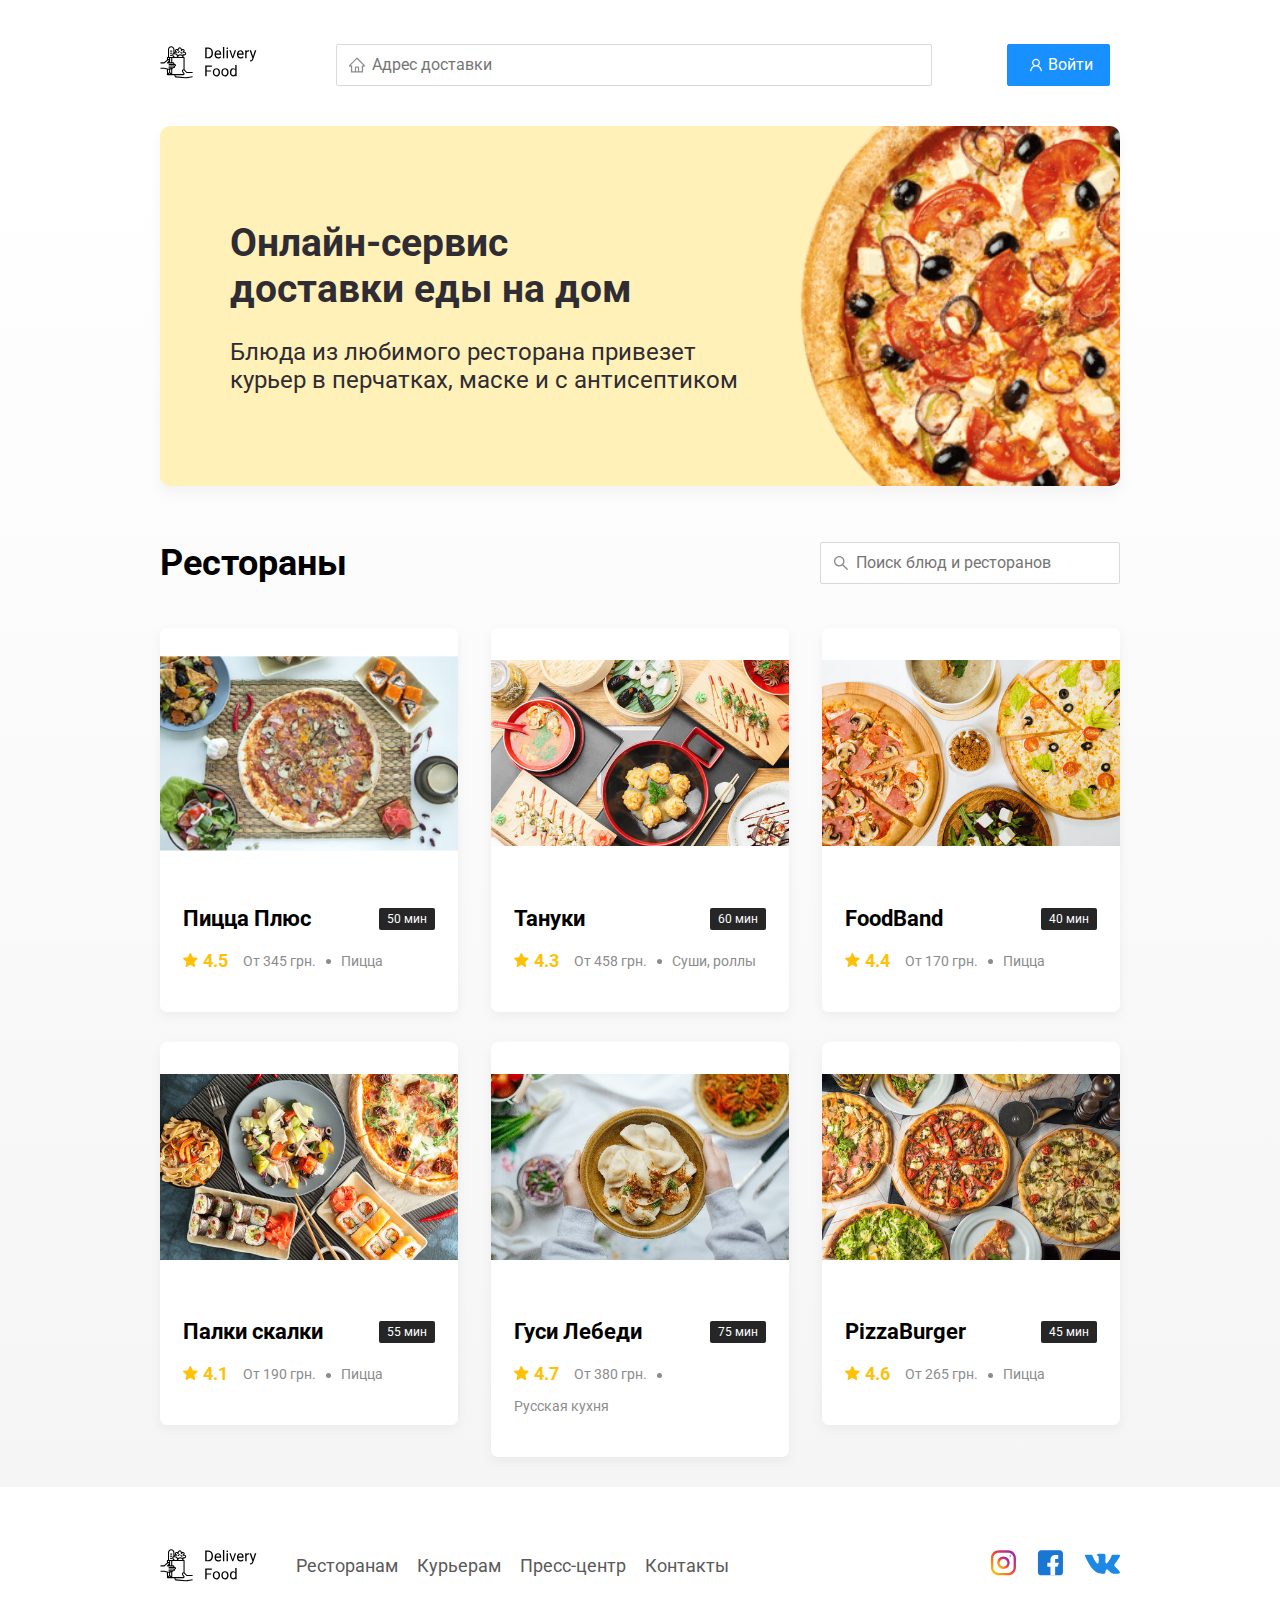
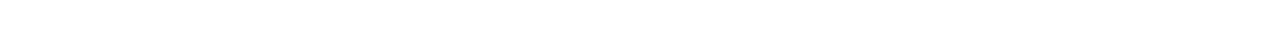
<file: index.html>
<!DOCTYPE html>
<html lang="ru">

<head>
    <meta charset="UTF-8"/>
    <meta name="viewport" content="width=device-width, initial-scale=1.0"/>
    <title>Delivery Food — доставка еды на дом</title>
    <link href="https://fonts.googleapis.com/css?family=Roboto:400,700&display=swap&subset=cyrillic" rel="stylesheet"/>
	<link rel="shortcut icon" href="img/favicon.ico" type="image/x-icon">
	<link rel="stylesheet" href="css/normalize.css"/>
    <link rel="stylesheet" href="css/style.css"/>
   <!-- <link rel="stylesheet" href="https://unpkg.com/swiper/css/swiper.min.css">-->
</head>

<body>
	<div class="container">
		<header class="header">
			<a class="logo">
				<img src="img/icon/logo.svg" alt="Logo"/>
			</a>
			<label class="address">
				<input type="text" class="input input-address" placeholder="Адрес доставки"/>
			</label>
			<div class="buttons">
				<span class="user-name"></span>
				<button class="button button-primary button-auth">
					<span class="button-auth-svg"></span>
					<span class="button-text">Войти</span>
				</button>
				<button class="button button-cart" id="cart-button">
					<span class="button-cart-svg"></span>
					<span class="button-text">Корзина</span>
				</button>
				<button class="button button-primary button-out">
					<span class="button-text">Выйти</span>
					<span class="button-out-svg"></span>
				</button>
			</div>
		</header>
	</div>
	<!-- /.container  -->

	<main class="main">
		<div class="container">
			<div class="container-promo swiper-container">
				<div class="swiper-wrapper">
					<section class="swiper-slide promo pizza">
						<h1 class="promo-title">Онлайн-сервис <br/>доставки еды на дом</h1>
						<p class="promo-text">
							Блюда из любимого ресторана привезет курьер в перчатках, маске и с антисептиком
						</p>
					</section>
					
				</div>
			</div>
			<section class="restaurants">
				<div class="section-heading">
					<h2 class="section-title">Рестораны</h2>
					<label class="search">
						<input type="text" class="input input-search" placeholder="Поиск блюд и ресторанов"/>
					</label>
				</div>
				<div class="cards cards-restaurants">
				</div>
				<!-- /.cards -->
			</section>
			<section class="menu hide">
				<div class="section-heading">
					<h2 class="section-title restaurant-title">Пицца Плюс</h2>
					<div class="card-info">
						<div class="rating">
							4.5
						</div>
						<div class="price">От 340 грн.</div>
						<div class="category">Пицца</div>
					</div>
					<!-- /.card-info -->
				</div>
				<div class="cards cards-menu">
				</div>
				<!-- /.cards -->
			</section>

		</div>
		<!-- /.container -->
	</main>

	<footer class="footer">
		<div class="container">
			<div class="footer-block">
				<img src="img/icon/logo.svg" alt="logo" class="logo footer-logo"/>
				<nav class="footer-nav">
					<a href="#" class="footer-link">Ресторанам </a>
					<a href="#" class="footer-link">Курьерам</a>
					<a href="#" class="footer-link">Пресс-центр</a>
					<a href="#" class="footer-link">Контакты</a>
				</nav>
				<div class="social-links">
					<a href="#" class="social-link"><img src="img/social/instagram.svg" alt="instagram"/></a>
					<a href="#" class="social-link"><img src="img/social/fb.svg" alt="facebook"/></a>
					<a href="#" class="social-link"><img src="img/social/vk.svg" alt="vk"/></a>
				</div>
				<!-- /.social-links -->
			</div>
			<!-- /.footer-block -->
		</div>
	</footer>

	<div class="modal modal-cart">
		<div class="modal-dialog">
			<div class="modal-header">
				<h3 class="modal-title">Корзина</h3>
				<button class="close">&times;</button>
			</div>
			<!-- /.modal-header -->
			<div class="modal-body">
				<div class="food-row">
					<span class="food-name">Ролл угорь стандарт</span>
					<strong class="food-price">250 грн.</strong>
					<div class="food-counter">
						<button class="counter-button">-</button>
						<span class="counter">1</span>
						<button class="counter-button">+</button>
					</div>
				</div>
				<!-- /.foods-row -->
				<div class="food-row">
					<span class="food-name">Ролл угорь стандарт</span>
					<strong class="food-price">250 грн.</strong>
					<div class="food-counter">
						<button class="counter-button">-</button>
						<span class="counter">1</span>
						<button class="counter-button">+</button>
					</div>
				</div>
				<!-- /.foods-row -->
				<div class="food-row">
					<span class="food-name">Ролл угорь стандарт</span>
					<strong class="food-price">250 грн.</strong>
					<div class="food-counter">
						<button class="counter-button">-</button>
						<span class="counter">1</span>
						<button class="counter-button">+</button>
					</div>
				</div>
				<!-- /.foods-row -->
				<div class="food-row">
					<span class="food-name">Ролл угорь стандарт</span>
					<strong class="food-price">250 грн.</strong>
					<div class="food-counter">
						<button class="counter-button">-</button>
						<span class="counter">1</span>
						<button class="counter-button">+</button>
					</div>
				</div>
				<!-- /.foods-row -->
			</div>
			<!-- /.modal-body -->
			<div class="modal-footer">
				<span class="modal-pricetag">470 грн.</span>
				<div class="footer-buttons">
					<button class="button button-primary">Оформить заказ</button>
					<button class="button clear-cart">Отмена</button>
				</div>
			</div>
			<!-- /.modal-footer -->
		</div>
		<!-- /.modal-dialog -->
	</div>

	<div class="modal-auth">
		<div class="modal-dialog modal-dialog-auth">
			<button class="close-auth">&times;</button>
			<form id="logInForm">
				<fieldset class="modal-body">
					<legend class="modal-title">Авторизация</legend>
					<label class="label-auth">
						<span>Логин</span>
						<input id="login" type="text">
					</label>
					<label class="label-auth">
						<span>Пароль</span>
						<input id="password" type="password">
					</label>
				</fieldset>
				<!-- /.modal-body -->
				<div class="modal-footer">
					<div class="footer-buttons">
						<button class="button button-primary button-login" type="submit">Войти</button>
					</div>
				</div>
			</form>
			<!-- /.modal-footer -->
		</div>
		<!-- /.modal-dialog -->
	</div>
	<!--<script src="https://unpkg.com/swiper/js/swiper.min.js"></script>-->
	<script src="js/main.js"></script>
</body>

</html>
</file>
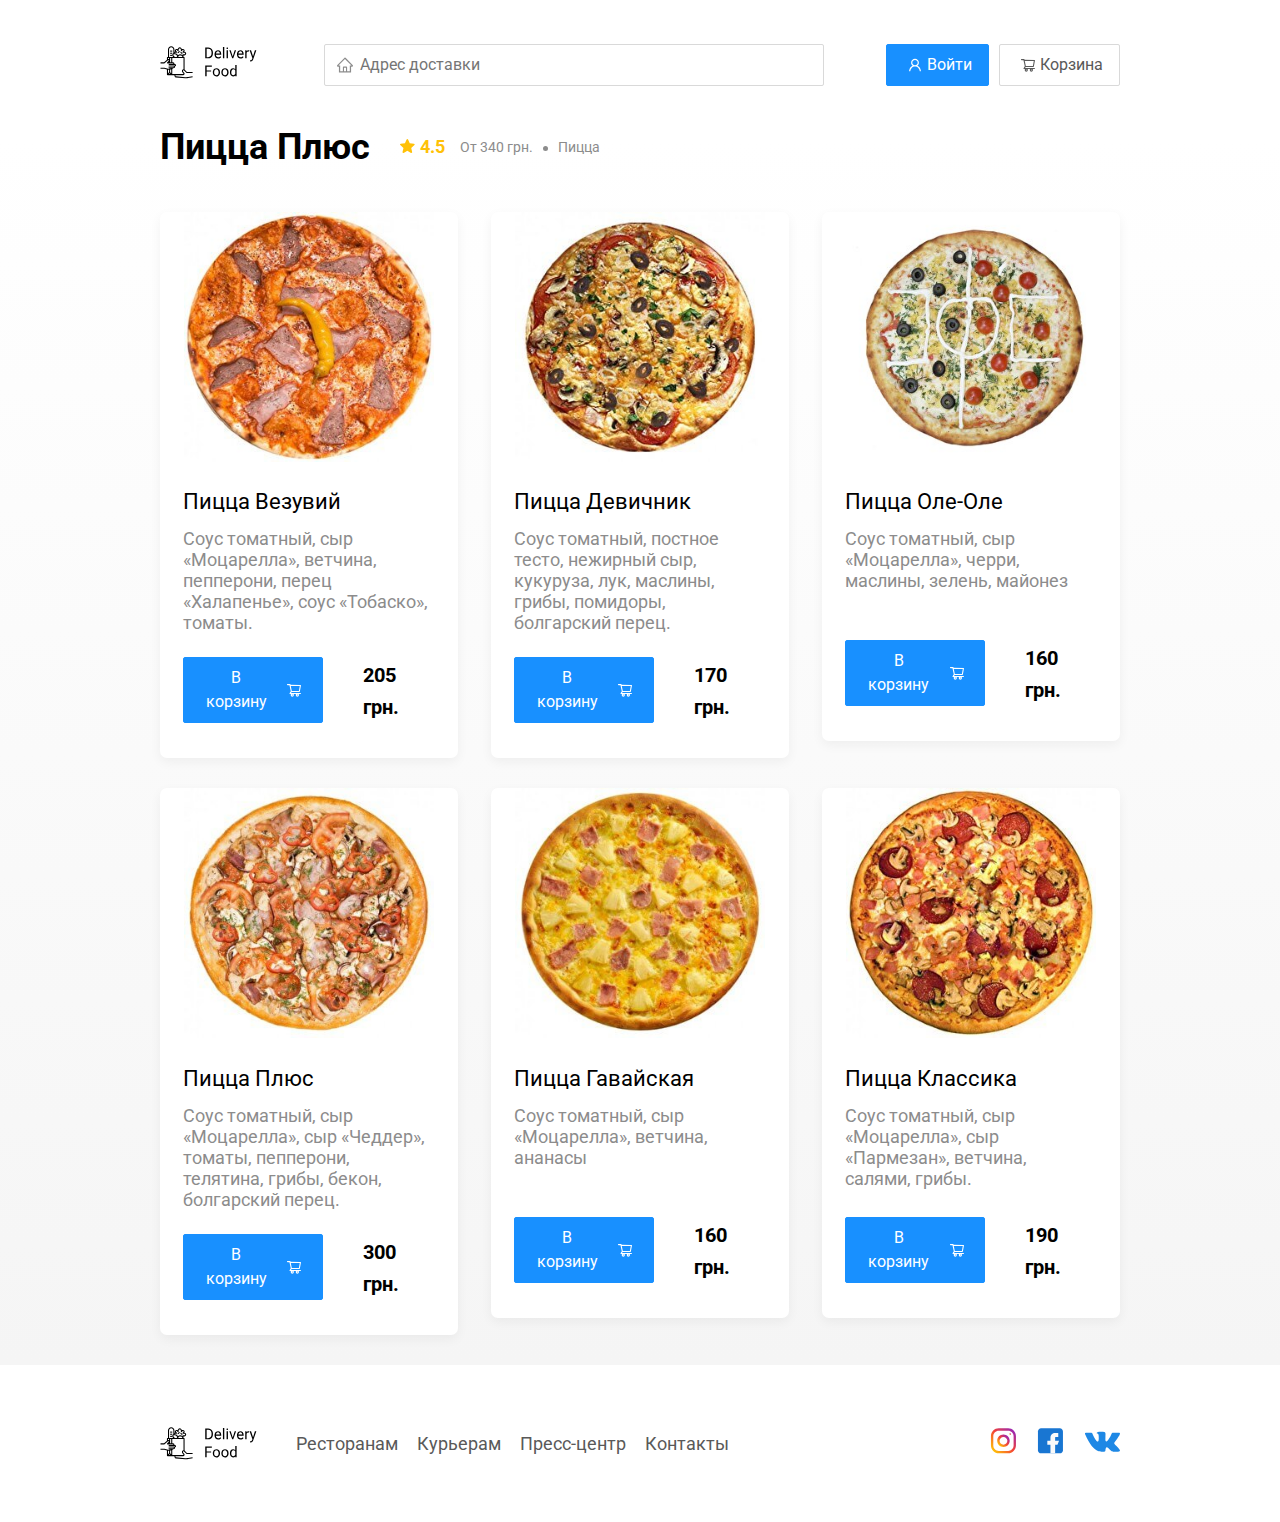
<file: restaurant.html>
<!DOCTYPE html>
<html lang="ru">
<head>
	<meta charset="UTF-8"/>
	<meta name="viewport" content="width=device-width, initial-scale=1.0"/>
	<title>PizzaBurger — доставка еды на дом</title>
	<link
			href="https://fonts.googleapis.com/css?family=Roboto:400,700&display=swap&subset=cyrillic"
			rel="stylesheet"
	/>
	<link rel="shortcut icon" href="img/favicon.ico" type="image/x-icon">
	<link rel="stylesheet" href="css/normalize.css"/>
	<link rel="stylesheet" href="css/style.css"/>
</head>
<body>
	<div class="container">
		<header class="header">
			<a href="index.html" class="logo">
				<img src="img/icon/logo.svg" alt="Logo"/>
			</a>
			<label class="address">
				<input type="text" class="input input-address" placeholder="Адрес доставки"/>
			</label>
			<div class="buttons">
				<button class="button button-primary button-auth">
					<span class="button-auth-svg"></span>
					<span class="button-text">Войти</span>
				</button>
				<button class="button" id="cart-button">
					<span class="button-cart-svg"></span>
					<span class="button-text">Корзина</span>
				</button>
			</div>
		</header>
	</div>
	<!-- /.container  -->

	<main class="main">
		<div class="container">
			<section class="menu">
				<div class="section-heading">
					<h2 class="section-title restaurant-title">Пицца Плюс</h2>
					<div class="card-info">
						<div class="rating">
							4.5
						</div>
						<div class="price">От 340 грн.</div>
						<div class="category">Пицца</div>
					</div>
					<!-- /.card-info -->
				</div>
				<div class="cards cards-menu">
					<div class="card">
						<img src="img/pizza-plus/pizza-vesuvius.jpg" alt="image" class="card-image"/>
						<div class="card-text">
							<div class="card-heading">
								<h3 class="card-title card-title-reg">Пицца Везувий</h3>
							</div>
							<!-- /.card-heading -->
							<div class="card-info">
								<div class="ingredients">Соус томатный, сыр «Моцарелла», ветчина, пепперони, перец
								                         «Халапенье», соус «Тобаско», томаты.
								</div>
							</div>
							<!-- /.card-info -->
							<div class="card-buttons">
								<button class="button button-primary button-add-cart">
									<span class="button-card-text">В корзину</span>
									<span class="button-cart-svg"></span>
								</button>
								<strong class="card-price-bold">205 грн.</strong>
							</div>
						</div>
						<!-- /.card-text -->
					</div>
					<!-- /.card -->

					<div class="card">
						<img src="img/pizza-plus/pizza-girls.jpg" alt="image" class="card-image"/>
						<div class="card-text">
							<div class="card-heading">
								<h3 class="card-title card-title-reg">Пицца Девичник</h3>
							</div>
							<!-- /.card-heading -->
							<div class="card-info">
								<div class="ingredients">Соус томатный, постное тесто, нежирный сыр, кукуруза, лук, маслины,
								                         грибы, помидоры, болгарский перец.
								</div>
							</div>
							<!-- /.card-info -->
							<div class="card-buttons">
								<button class="button button-primary button-add-cart">
									<span class="button-card-text">В корзину</span>
									<span class="button-cart-svg"></span>
								</button>
								<strong class="card-price-bold">170 грн.</strong>
							</div>
						</div>
						<!-- /.card-text -->
					</div>
					<!-- /.card -->

					<div class="card">
						<img src="img/pizza-plus/pizza-oleole.jpg" alt="image" class="card-image"/>
						<div class="card-text">
							<div class="card-heading">
								<h3 class="card-title card-title-reg">Пицца Оле-Оле</h3>
							</div>
							<!-- /.card-heading -->
							<div class="card-info">
								<div class="ingredients">Соус томатный, сыр «Моцарелла», черри, маслины, зелень, майонез
								</div>
							</div>
							<!-- /.card-info -->
							<div class="card-buttons">
								<button class="button button-primary button-add-cart">
									<span class="button-card-text">В корзину</span>
									<span class="button-cart-svg"></span>
								</button>
								<strong class="card-price-bold">160 грн.</strong>
							</div>
						</div>
						<!-- /.card-text -->
					</div>
					<!-- /.card -->

					<div class="card">
						<img src="img/pizza-plus/pizza-plus.jpg" alt="image" class="card-image"/>
						<div class="card-text">
							<div class="card-heading">
								<h3 class="card-title card-title-reg">Пицца Плюс</h3>
							</div>
							<!-- /.card-heading -->
							<div class="card-info">
								<div class="ingredients">Соус томатный, сыр «Моцарелла», сыр «Чеддер», томаты, пепперони,
								                         телятина, грибы, бекон, болгарский перец.
								</div>
							</div>
							<!-- /.card-info -->
							<div class="card-buttons">
								<button class="button button-primary button-add-cart">
									<span class="button-card-text">В корзину</span>
									<span class="button-cart-svg"></span>
								</button>
								<strong class="card-price-bold">300 грн.</strong>
							</div>
						</div>
						<!-- /.card-text -->
					</div>
					<!-- /.card -->

					<div class="card">
						<img src="img/pizza-plus/pizza-hawaiian.jpg" alt="image" class="card-image"/>
						<div class="card-text">
							<div class="card-heading">
								<h3 class="card-title card-title-reg">Пицца Гавайская</h3>
							</div>
							<!-- /.card-heading -->
							<div class="card-info">
								<div class="ingredients">Соус томатный, сыр «Моцарелла», ветчина, ананасы</div>
							</div>
							<!-- /.card-info -->
							<div class="card-buttons">
								<button class="button button-primary button-add-cart">
									<span class="button-card-text">В корзину</span>
									<span class="button-cart-svg"></span>
								</button>
								<strong class="card-price-bold">160 грн.</strong>
							</div>
						</div>
						<!-- /.card-text -->
					</div>
					<!-- /.card -->

					<div class="card">
						<img src="img/pizza-plus/pizza-classic.jpg" alt="image" class="card-image"/>
						<div class="card-text">
							<div class="card-heading">
								<h3 class="card-title card-title-reg">Пицца Классика</h3>
							</div>
							<!-- /.card-heading -->
							<div class="card-info">
								<div class="ingredients">Соус томатный, сыр «Моцарелла», сыр «Пармезан», ветчина, салями,
								                         грибы.
								</div>
							</div>
							<!-- /.card-info -->
							<div class="card-buttons">
								<button class="button button-primary button-add-cart">
									<span class="button-card-text">В корзину</span>
									<span class="button-cart-svg"></span>
								</button>
								<strong class="card-price-bold">190 грн.</strong>
							</div>
						</div>
						<!-- /.card-text -->
					</div>
					<!-- /.card -->
				</div>
				<!-- /.cards -->
			</section>
		</div>
		<!-- /.container -->
	</main>

	<footer class="footer">
		<div class="container">
			<div class="footer-block">
				<img src="img/icon/logo.svg" alt="logo" class="logo footer-logo"/>
				<nav class="footer-nav">
					<a href="#" class="footer-link">Ресторанам </a>
					<a href="#" class="footer-link">Курьерам</a>
					<a href="#" class="footer-link">Пресс-центр</a>
					<a href="#" class="footer-link">Контакты</a>
				</nav>
				<div class="social-links">
					<a href="#" class="social-link"><img src="img/social/instagram.svg" alt="instagram"/></a>
					<a href="#" class="social-link"><img src="img/social/fb.svg" alt="facebook"/></a>
					<a href="#" class="social-link"><img src="img/social/vk.svg" alt="vk"/></a>
				</div>
				<!-- /.social-links -->
			</div>
			<!-- /.footer-block -->
		</div>
	</footer>

	<div class="modal modal-cart">
		<div class="modal-dialog">
			<div class="modal-header">
				<h3 class="modal-title">Корзина</h3>
				<button class="close">&times;</button>
			</div>
			<!-- /.modal-header -->
			<div class="modal-body">
				<div class="food-row">
					<span class="food-name">Ролл угорь стандарт</span>
					<strong class="food-price">95 грн.</strong>
					<div class="food-counter">
						<button class="counter-button">-</button>
						<span class="counter">1</span>
						<button class="counter-button">+</button>
					</div>
				</div>
				<!-- /.foods-row -->
				<div class="food-row">
					<span class="food-name">Ролл угорь стандарт</span>
					<strong class="food-price">95 грн.</strong>
					<div class="food-counter">
						<button class="counter-button">-</button>
						<span class="counter">1</span>
						<button class="counter-button">+</button>
					</div>
				</div>
				<!-- /.foods-row -->
				<div class="food-row">
					<span class="food-name">Ролл угорь стандарт</span>
					<strong class="food-price">95 грн.</strong>
					<div class="food-counter">
						<button class="counter-button">-</button>
						<span class="counter">1</span>
						<button class="counter-button">+</button>
					</div>
				</div>
				<!-- /.foods-row -->
				<div class="food-row">
					<span class="food-name">Ролл угорь стандарт</span>
					<strong class="food-price">95 грн.</strong>
					<div class="food-counter">
						<button class="counter-button">-</button>
						<span class="counter">1</span>
						<button class="counter-button">+</button>
					</div>
				</div>
				<!-- /.foods-row -->
			</div>
			<!-- /.modal-body -->
			<div class="modal-footer">
				<span class="modal-pricetag">470 грн.</span>
				<div class="footer-buttons">
					<button class="button button-primary">Оформить заказ</button>
					<button class="button clear-cart">Отмена</button>
				</div>
			</div>
			<!-- /.modal-footer -->
		</div>
		<!-- /.modal-dialog -->
	</div>
	<script src="js/main.js"></script>
</body>
</html>
</file>
<file: css/style.css>
* {
    box-sizing: border-box;
}

body {
    font-family: "Roboto", sans-serif;
    padding-top: 44px;
}

a,
button {
    cursor: pointer;
    color: inherit;
}

.hide {
    display: none;
}

.container {
    max-width: 1200px;
    margin: auto;
}

.header {
    display: flex;
    align-items: center;
    justify-content: space-between;
    margin-bottom: 40px;
}

.input {
    background-color: #ffffff;
    border: 1px solid #d9d9d9;
    border-radius: 2px;
    font-size: 16px;
    font-family: inherit;
    line-height: 24px;
    padding: 8px 8px 8px 35px;
    background-repeat: no-repeat;
    background-position: left 11px center;
}

.address {
    flex: 0.8;
}

.input-address {
    width: 100%;
    background-image: url(../img/icon/home.svg);
}

.search {
    margin-left: auto;
}

.input-search {
    width: 300px;
    background-image: url(../img/icon/search.svg);

}

.buttons {
    display: flex;
    align-items: center;
}

.button {
    display: flex;
    align-items: center;
    padding: 8px 16px;
    background: #ffffff;
    border: 1px solid #d9d9d9;
    box-sizing: border-box;
    box-shadow: 0 0 2px rgba(0, 0, 0, 0.0015);
    border-radius: 2px;
    color: #595959;
    font-size: 16px;
    line-height: 24px;
}

.button:hover {
    background: #1890ff;
    border: 1px solid #1890ff;
    color: #fff;
}


.button-primary {
    background: #1890ff;
    border: 1px solid #1890ff;
    color: #fff;
    margin-right: 10px;
}

.button-primary:hover {
    background: #ffffff;
    border: 1px solid #d9d9d9;
    color: #595959;
}

.button-icon {
    margin-right: 6px;
}

.button-card-text {
    margin-right: 10px;
}

.button-auth {
    background-position: 20px 13px;
}

.button-primary .button-auth-svg {
    width: 24px;
    height: 24px;
    background-color: #fff;
    -webkit-mask: url("../img/icon/user.svg") no-repeat 50% 50%;
    mask: url("../img/icon/user.svg") no-repeat 50% 50%;
    background-repeat: no-repeat;
}

.button-primary:hover .button-auth-svg {
    background-color: #595959;
}

.button .button-cart-svg {
    width: 24px;
    height: 24px;
    background-color: #595959;
    -webkit-mask: url("../img/icon/shopping-cart.svg") no-repeat 50% 50%;
    mask: url("../img/icon/shopping-cart.svg") no-repeat 50% 50%;
    background-repeat: no-repeat;
}

.button-primary .button-cart-svg {
    background-color: #fff;
}

.button:hover .button-cart-svg {
    background-color: #fff;
}

.button-primary:hover .button-cart-svg {
    background-color: #595959;
}

.button-cart {
    display: none;
    margin: 0 5px;
}

.button-out {
    display: none;
    margin: 0 5px;
}

.user-name {
    display: none;
    margin-right: 20px;
    font-weight: bold;
    font-size: 18px;
}

.promo-slider {

    width: 600px;
    height: 300px;

}

.promo {
    box-shadow: 0 7px 12px rgba(158, 158, 163, 0.1);
    border-radius: 10px;
    padding: 68px 70px;
    margin-bottom: 56px;
}

.pizza {
    background: #fff1b8 url(../img/promo/pizza.png) no-repeat top -100px right -250px / 830px
}

.kebab {
    background: #D6E4FF url(../img/promo/kebab.png) no-repeat top 45px right 40px / 450px;
}

.vegetables {
    background: #FFF566 url(../img/promo/vegetables.png) no-repeat top 0 right 0 / 825px
}

.sushi {
    background: #FFF1F0 url(../img/promo/sushi.png) no-repeat top 10px right 15px / 500px
}

.promo-title {
    font-style: normal;
    font-weight: bold;
    font-size: 39px;
    line-height: 46px;
    color: #302c34;
}

.promo-text {
    font-style: normal;
    font-weight: normal;
    font-size: 24px;
    line-height: 28px;
    color: #302c34;
    max-width: 538px;
}

.main {
    background: linear-gradient(180deg, rgba(245, 245, 245, 0) 1.04%, #f5f5f5 100%);
}

.section-heading {
    display: flex;
    align-items: center;
    margin-bottom: 44px;
}

.section-title {
    font-style: normal;
    font-weight: bold;
    font-size: 36px;
    line-height: 42px;
    margin: 0 30px 0 0;
    color: #000000;
}

.cards {
    display: flex;
    align-items: flex-start;
    justify-content: space-between;
    flex-wrap: wrap;
}

.card {
    background: #ffffff;
    box-shadow: 0 4px 12px rgba(0, 0, 0, 0.05);
    border-radius: 7px;
    overflow: hidden;
    margin-bottom: 30px;
    flex-basis: 31%;
    text-decoration: none;

}

.card-restaurant {
    cursor: pointer
}

.card-image {
    width: 100%;
    height: 250px;
    object-fit: contain;
}


.card-text {
    padding: 20px 23px 35px;
    min-height: 275px;
    display: flex;
    flex-direction: column;
}

.restaurants .card-text {
    min-height: auto;
}

.card-heading {
    display: flex;
    align-items: center;
    justify-content: space-between;
    margin-bottom: 10px;
}

.card-title {
    margin: 0;
    font-style: normal;
    font-weight: bold;
    font-size: 22px;
    line-height: 32px;
}

.card-title-reg {
    font-weight: 400;
}

.card-tag {
    font-style: normal;
    font-weight: normal;
    font-size: 12px;
    line-height: 20px;
    color: #ffffff;
    background: #262626;
    border-radius: 2px;
    padding: 1px 8px;
}

.card-info {
    display: flex;
    align-items: center;
    flex-wrap: wrap;
}

.card-buttons {
    display: flex;
    margin-top: 24px;
    flex-grow: 1;
    align-items: flex-end;
}

.card-price-bold {
    font-weight: bold;
    font-size: 20px;
    line-height: 32px;
    margin-left: 30px;
}

.rating {
    background-image: url("../img/icon/rating.svg");
    background-repeat: no-repeat;
    background-position: 0 7px;
    padding-left: 20px;
    margin-right: 26px;
    color: #ffc107;
    font-weight: bold;
    font-size: 18px;
    line-height: 32px;
}

.price,
.category {
    color: #8c8c8c;
    font-size: 18px;
    line-height: 32px;
}

.price {
    margin-right: 10px;
}

.ingredients {
    color: #8c8c8c;
    font-size: 18px;
    line-height: 21px;
}

.category {
    text-overflow: ellipsis;
    overflow: hidden;
    white-space: nowrap;
    max-width: 150px;
}

.price:after {
    content: "";
    width: 5px;
    height: 5px;
    background-color: #8c8c8c;
    display: inline-block;
    vertical-align: middle;
    border-radius: 50%;
    margin-left: 10px;
}

.footer {
    padding: 60px 0;
}

.footer-block {
    display: flex;
    align-items: center;
    justify-content: space-between;
}

.footer-nav {
    margin-left: 35px;
    margin-right: auto;
}

.footer-link {
    display: inline-block;
    color: #595959;
    font-style: normal;
    font-weight: normal;
    font-size: 18px;
    line-height: 21px;
    text-decoration: none;
}

.footer-link:not(:last-child) {
    margin-right: 15px;
}

.social-links {
    display: flex;
    align-items: center;
}

.social-link:not(:last-child) {
    margin-right: 21px;
}

.modal {
    position: fixed;
    left: 0;
    top: 0;
    width: 100%;
    height: 100%;
    background: rgba(0, 0, 0, 0.4);
    display: none;
    z-index: 999;
}

.modal-auth {
    position: fixed;
    left: 0;
    top: 0;
    width: 100%;
    height: 100%;
    background: rgba(0, 0, 0, 0.4);
    display: none;
    z-index: 999;
}

.is-open {
    display: flex;
}

.modal-dialog {
    max-width: 780px;
    width: 95%;
    background: #ffffff;
    border-radius: 5px;
    margin: auto;
    padding: 40px 45px;
}

.modal-dialog-auth {
    width: auto;
    position: relative;
}

@media only screen and (max-width: 767px) {
    .modal-dialog-auth {
        width: 100%;
        padding: 15px;
    }

    .modal-dialog {
        width: 100%;
        padding: 15px;
    }

}

.label-auth {
    position: relative;
    display: block;
    padding: 15px 30px;
}

@media only screen and (max-width: 767px) {
    .label-auth {
        padding: 15px 0;
    }
}

.label-auth span {
    width: 80px;
    display: inline-block;
}

.label-auth .login-error {
    display: none;
    position: absolute;
    right: 30px;
    bottom: -2px;
    width: auto;
    font-size: 14px;
    color: tomato;
}


.modal-header {
    display: flex;
    align-items: center;
    justify-content: space-between;
    margin-bottom: 45px;
}

@media only screen and (max-width: 767px) {
    .modal-header {
        margin-bottom: 15px;
    }
}


.modal-title {
    margin: 0;
    font-weight: bold;
    font-size: 36px;
    line-height: 42px;
}

@media only screen and (max-width: 767px) {
    .modal-title {
        font-size: 28px;
        line-height: 30px;
    }
}

.close {
    font-size: 36px;
    border: none;
    background-color: transparent;
}

.close-auth {
    font-size: 36px;
    border: none;
    background-color: transparent;
    position: absolute;
    top: 10px;
    right: 20px;
}

@media only screen and (max-width: 767px) {
    .close-auth {
        font-size: 28px;
        top: -9px;
        right: 0px;
    }
}

.modal-body {
    margin: 0;
    margin-bottom: 22px;
}

.food-row {
    display: flex;
    align-items: flex-start;
    justify-content: space-between;
    padding-bottom: 8px;
    border-bottom: 1px solid #d9d9d9;
    margin-bottom: 15px;
}

@media only screen and (max-width: 767px) {
    .food-row {
        margin-bottom: 10px;
        padding-bottom: 6px;
    }
}

.food-name {
    font-weight: normal;
    font-size: 18px;
    line-height: 32px;
}

.food-price {
    margin-left: auto;
    margin-right: 47px;
    font-weight: bold;
    font-size: 20px;
    line-height: 32px;
}

@media only screen and (max-width: 767px) {
    .food-price {
        margin-right: 10px;
        font-size: 14px;
    }

    .food-name {
        font-size: 14px;
    }
}

.food-counter {
    display: flex;
    align-items: center;
}

.counter-button {
    display: flex;
    align-items: center;
    justify-content: center;
    width: 39px;
    height: 32px;
    background: #ffffff;
    border: 1px solid #40a9ff;
    box-sizing: border-box;
    border-radius: 2px;
    font-weight: normal;
    font-size: 14px;
    line-height: 22px;
    color: #40a9ff;
}

.counter-button:hover {
    background: #40a9ff;
    border: 1px solid #ffffff;
    color: #ffffff;
}

.counter {
    font-size: 16px;
    line-height: 24px;
    margin-left: 10px;
    margin-right: 10px;
}

.modal-footer {
    display: flex;
    align-items: center;
    justify-content: space-between;
}

.modal-auth .modal-footer {
    justify-content: flex-end;
}

.footer-buttons {
    display: flex;
    align-items: center;
}

.modal-pricetag {
    background: #262626;
    border-radius: 5px;
    color: #ffffff;
    padding: 15px 20px;
    font-size: 20px;
    line-height: 23px;
}

@media only screen and (max-width: 767px ) {
    .modal-dialog .modal-footer {
        display: flex;
        flex-direction: column;
        align-items: flex-start;
    }

    .modal-pricetag {
        align-self: flex-start;
        margin-bottom: 10px;
        padding: 5px 12px;
        font-size: 14px;
    }

    .modal-dialog .button-order {
        padding: 5px 12px;
        font-size: 14px;
    }

    .modal-dialog .clear-cart {
        margin-left: auto;
        padding: 5px 12px;
        font-size: 14px;
    }

}


@media only screen and (max-width: 1366px) {
    .container {
        max-width: 960px;
    }

    .pizza {
        background-position: center right -300px;
        background-size: 750px;
    }


    .kebab {
        background-position: top -5px right -93px;
        background-size: 530px;
    }

    .vegetables {
        background-position: top 0 right -93px;
        background-size: 820px;
    }

    .sushi {
        background-position: center right -90px;
    }

    .rating {
        margin-right: 15px;
    }

    .category,
    .price {
        font-size: 14px;
    }
}

@media (max-width: 992px) {
    .container {
        max-width: 750px;
    }


    .pizza {
        padding: 50px;
        background-size: 500px;
        background-position: center right -200px;
    }


    .kebab {
        background-position: top 55px right -100px;
        background-size: 385px;
    }

    .vegetables {
        background-position: top 0 right -280px;
        background-size: 810px;
    }

    .sushi {
        background-position: top 30px right -175px;
    }


    .promo-text {
        font-size: 18px;
        max-width: 400px;
    }

    .card {
        flex-basis: 49%;
    }

    .footer-link {
        font-size: 16px;
    }
}

@media (max-width: 768px) {
    .container {
        max-width: 560px;
    }

    .card-info {
        flex-wrap: wrap;
    }

    .card .rating {
        flex-basis: 100%;
    }

    .card-title {
        font-size: 18px;
    }

    .card-text {
        min-height: 290px;
    }

    .card-price-bold {
        margin-left: 20px;
    }


    .pizza {
        background-size: 400px;
        background-position: bottom 50px right -200px;
    }


    .kebab {
        background-position: top -5px right -74px;
        background-size: 300px;
    }

    .vegetables {
        background-position: top 0 right -240px;
        background-size: 702px;
    }

    .sushi {
        background-position: top -24px right -75px;
        background-size: 302px;
    }

    .promo-title {
        font-size: 24px;
        line-height: 1.4;
    }

    .promo-text {
        margin-top: 0;
    }
}

@media (max-width: 578px) {
    .container {
        width: 90%;
    }

    .address {
        min-width: 100%;
        order: 1;
    }

    .header {
        flex-wrap: wrap;
    }

    .input-address {
        margin-top: 15px;
        order: 5;
        flex: 1;
    }

    .promo {
        background-image: none;
    }

    .promo-title {
        margin-bottom: 10px;
    }

    .section-title {
        font-size: 20px;
    }

    .card {
        flex-basis: 100%;
    }

    .card-text {
        min-height: auto;
    }

    .card-image {
        width: 100%;
    }

    .footer {
        padding: 30px 0;
    }

    .footer-block {
        align-items: flex-start;
    }

    .footer-nav {
        margin-left: 0;
        margin-right: 0;
        order: 0;
        display: flex;
        flex-direction: column;
    }

    .footer-logo {
        margin-right: 15px;
        order: 1;
    }

    .social-links {
        order: 2;
    }
}

@media (max-width: 480px) {
    .button-text {
        display: none;
    }

    .button-icon {
        margin: 0;
    }

    .user-name {
        margin: 10px;

    }

    .buttons {
        flex-wrap: wrap;
        margin-left: auto;
    }

    .button {
        min-height: 40px;
        padding: 5px 12px;

    }

    .button-out-svg {
        width: 24px;
        height: 24px;
        background-color: #fff;
        -webkit-mask: url(../img/icon/logout.svg) no-repeat 50% 50%;
        mask: url(../img/icon/logout.svg) no-repeat 50% 50%;
        background-repeat: no-repeat;
        -webkit-mask-size: 20px;
        mask-size: 20px;
    }

    .promo {
        padding: 20px;
    }

    .section-heading {
        flex-wrap: wrap;
    }

    .footer-block {
        flex-wrap: wrap;
        flex-direction: column;
        align-items: center;
    }

    .footer-logo {
        order: 0;
        margin-bottom: 20px;
    }

    .footer-nav {
        margin-bottom: 20px;
        text-align: center;
    }

    .footer-link:not(:last-child) {
        margin-right: 0;
    }
}
</file>
